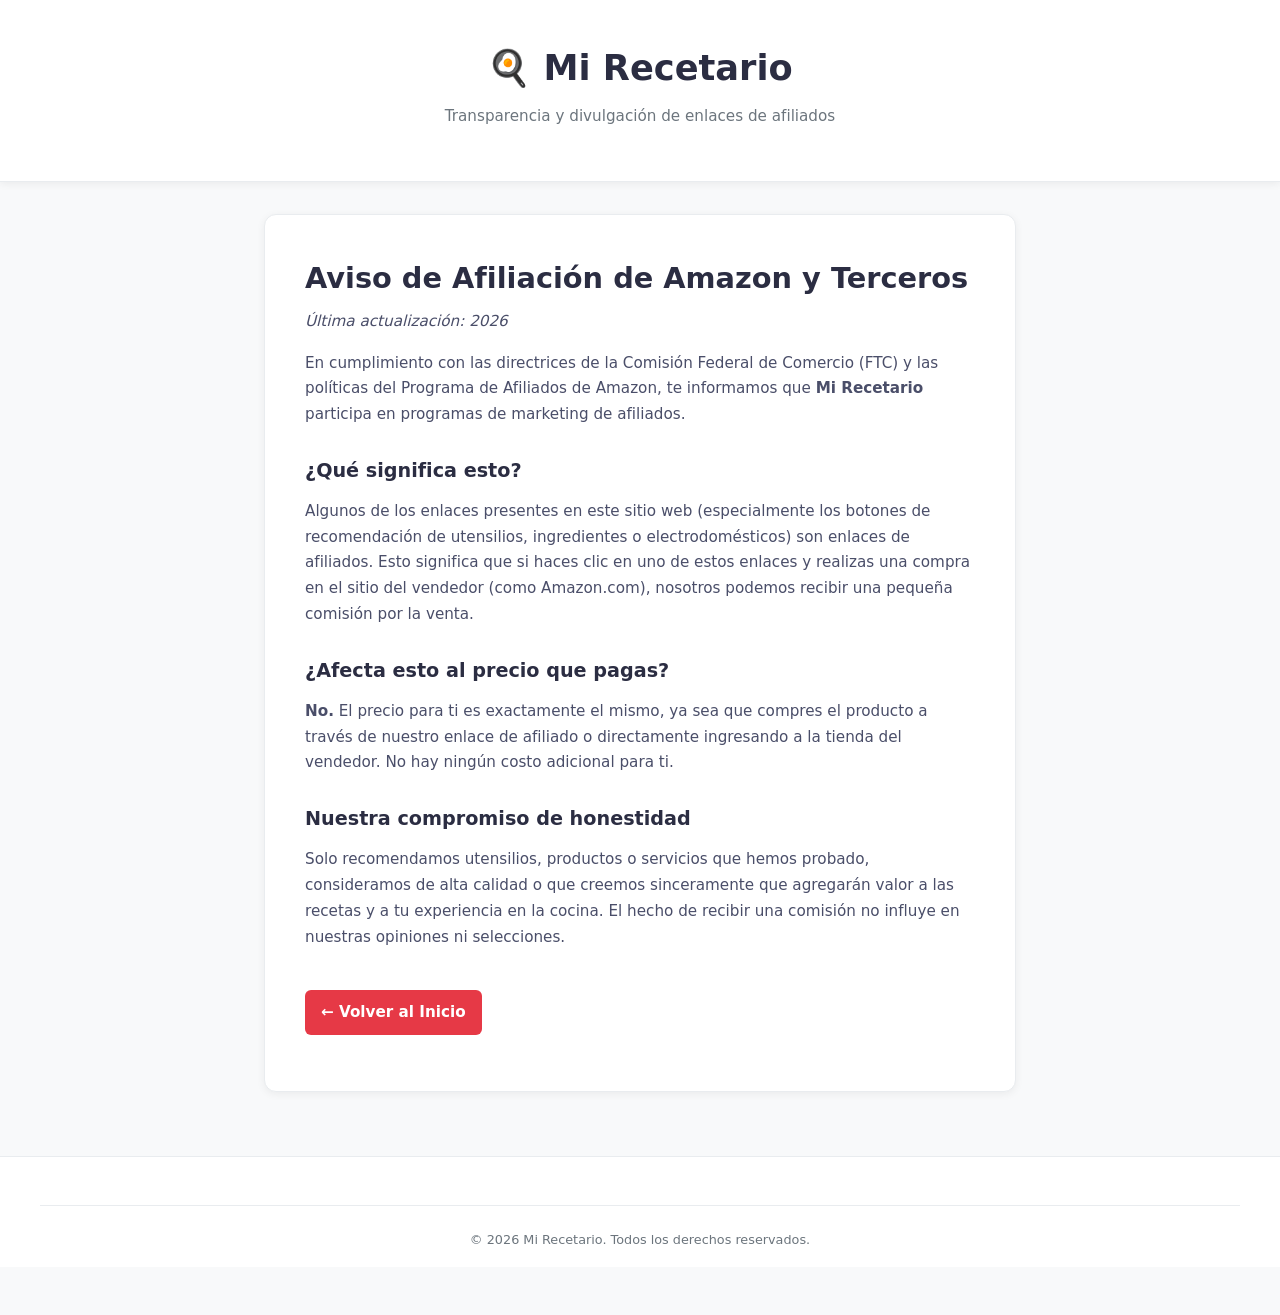
<file: afiliados.html>
<!DOCTYPE html>
<html lang="es">
<head>
  <meta charset="UTF-8">
  <meta name="viewport" content="width=device-width, initial-scale=1.0">
  <title>Aviso de Afiliación | Mi Recetario</title>
  <link rel="stylesheet" href="assets/css/styles.css">
  <link rel="stylesheet" href="https://cdnjs.cloudflare.com/ajax/libs/font-awesome/6.5.1/css/all.min.css">
</head>
<body>

  <header>
    <div class="header-content">
      <h1><a href="index.html" style="text-decoration: none; color: inherit;">🍳 Mi Recetario</a></h1>
      <p class="subtitle">Transparencia y divulgación de enlaces de afiliados</p>
    </div>
  </header>

  <main class="legal-page">
    <article class="legal-content">
      <h2>Aviso de Afiliación de Amazon y Terceros</h2>
      <p><em>Última actualización: 2026</em></p>
      
      <p>En cumplimiento con las directrices de la Comisión Federal de Comercio (FTC) y las políticas del Programa de Afiliados de Amazon, te informamos que <strong>Mi Recetario</strong> participa en programas de marketing de afiliados.</p>

      <h3>¿Qué significa esto?</h3>
      <p>Algunos de los enlaces presentes en este sitio web (especialmente los botones de recomendación de utensilios, ingredientes o electrodomésticos) son enlaces de afiliados. Esto significa que si haces clic en uno de estos enlaces y realizas una compra en el sitio del vendedor (como Amazon.com), nosotros podemos recibir una pequeña comisión por la venta.</p>

      <h3>¿Afecta esto al precio que pagas?</h3>
      <p><strong>No.</strong> El precio para ti es exactamente el mismo, ya sea que compres el producto a través de nuestro enlace de afiliado o directamente ingresando a la tienda del vendedor. No hay ningún costo adicional para ti.</p>

      <h3>Nuestra compromiso de honestidad</h3>
      <p>Solo recomendamos utensilios, productos o servicios que hemos probado, consideramos de alta calidad o que creemos sinceramente que agregarán valor a las recetas y a tu experiencia en la cocina. El hecho de recibir una comisión no influye en nuestras opiniones ni selecciones.</p>

      <p><a href="index.html" class="btn-detail" style="display: inline-block; margin-top: 1.5rem; text-decoration: none;">← Volver al Inicio</a></p>
    </article>
  </main>

  <footer>
    <div class="footer-bottom">
      <p>&copy; 2026 Mi Recetario. Todos los derechos reservados.</p>
    </div>
  </footer>

</body>
</html>
</file>
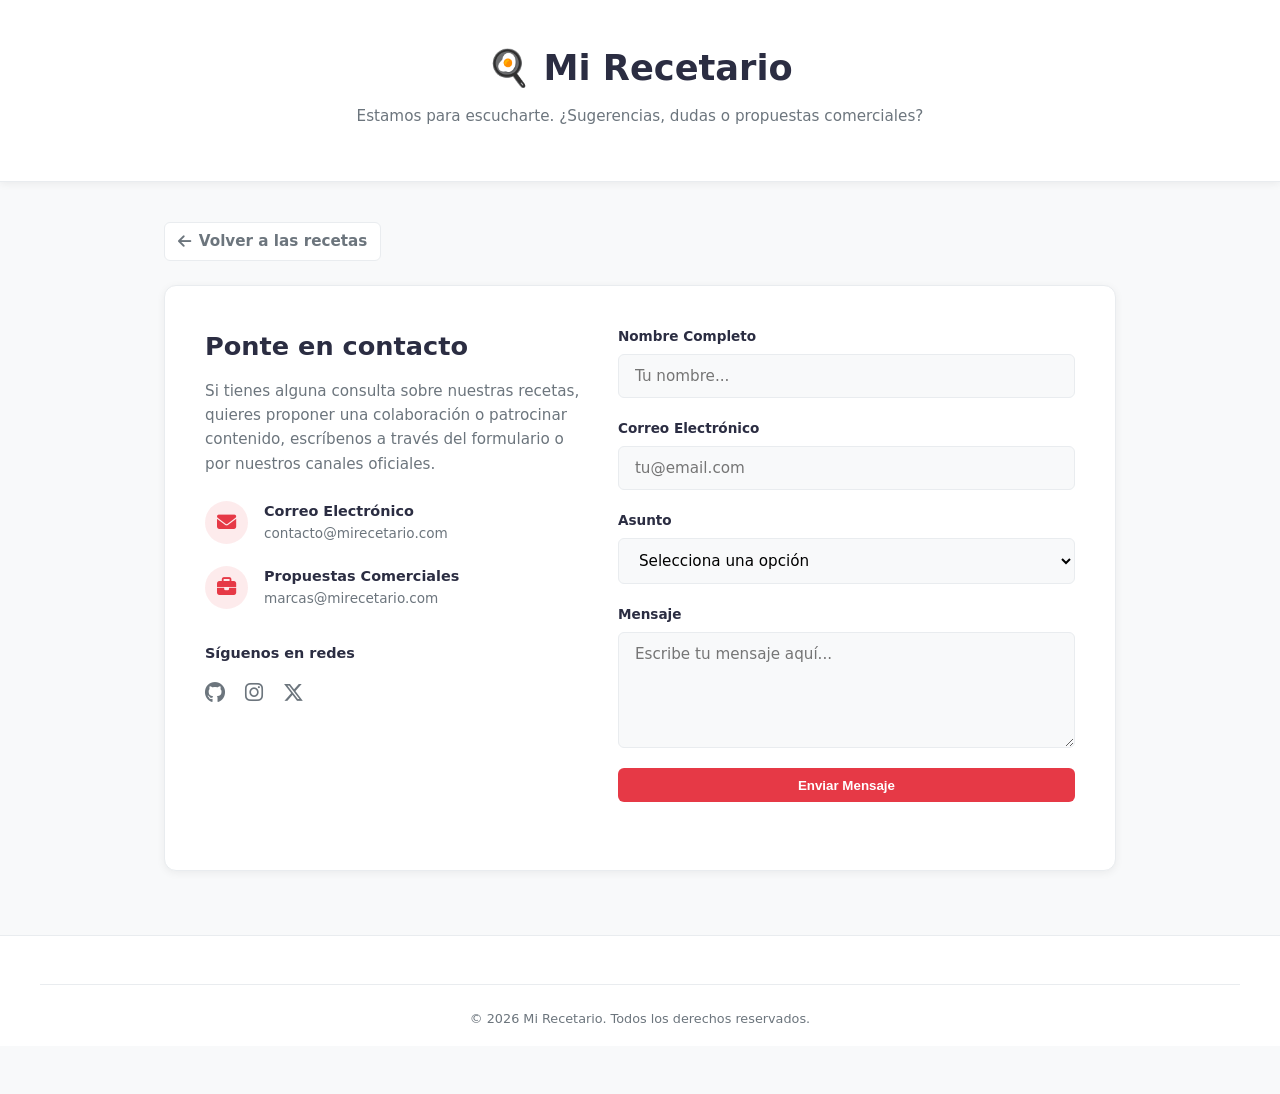
<file: contacto.html>
<!DOCTYPE html>
<html lang="es">
<head>
  <meta charset="UTF-8">
  <meta name="viewport" content="width=device-width, initial-scale=1.0">
  <title>Contacto | Mi Recetario</title>
  <link rel="stylesheet" href="assets/css/styles.css">
  <link rel="stylesheet" href="https://cdnjs.cloudflare.com/ajax/libs/font-awesome/6.5.1/css/all.min.css">
</head>
<body>

  <header>
    <div class="header-content">
      <h1><a href="index.html" style="text-decoration: none; color: inherit;">🍳 Mi Recetario</a></h1>
      <p class="subtitle">Estamos para escucharte. ¿Sugerencias, dudas o propuestas comerciales?</p>
    </div>
  </header>

  <main class="contact-page">
    
    <!-- Botón de retorno al Inicio (Navegación Superior) -->
    <div class="back-navigation">
      <a href="index.html" class="btn-back">
        <i class="fas fa-arrow-left"></i> Volver a las recetas
      </a>
    </div>

    <div class="contact-grid">
      
      <!-- Información de Contacto -->
      <section class="contact-info">
        <h2>Ponte en contacto</h2>
        <p>Si tienes alguna consulta sobre nuestras recetas, quieres proponer una colaboración o patrocinar contenido, escríbenos a través del formulario o por nuestros canales oficiales.</p>
        
        <div class="info-item">
          <i class="fas fa-envelope"></i>
          <div>
            <h4>Correo Electrónico</h4>
            <p>contacto@mirecetario.com</p>
          </div>
        </div>

        <div class="info-item">
          <i class="fas fa-briefcase"></i>
          <div>
            <h4>Propuestas Comerciales</h4>
            <p>marcas@mirecetario.com</p>
          </div>
        </div>

        <div class="social-contact">
          <h4>Síguenos en redes</h4>
          <div class="social-links">
            <a href="https://github.com" target="_blank" rel="noopener noreferrer" aria-label="GitHub"><i class="fab fa-github"></i></a>
            <a href="https://instagram.com" target="_blank" rel="noopener noreferrer" aria-label="Instagram"><i class="fab fa-instagram"></i></a>
            <a href="https://x.com" target="_blank" rel="noopener noreferrer" aria-label="X"><i class="fab fa-x-twitter"></i></a>
          </div>
        </div>
      </section>

      <!-- Formulario de Contacto -->
      <section class="contact-form-wrapper">
        <form id="contact-form" class="contact-form">
          <div class="form-group">
            <label for="name">Nombre Completo</label>
            <input type="text" id="name" name="name" placeholder="Tu nombre..." required>
          </div>

          <div class="form-group">
            <label for="email">Correo Electrónico</label>
            <input type="email" id="email" name="email" placeholder="tu@email.com" required>
          </div>

          <div class="form-group">
            <label for="subject">Asunto</label>
            <select id="subject" name="subject" required>
              <option value="" disabled selected>Selecciona una opción</option>
              <option value="consulta">Consulta de Recetas</option>
              <option value="sugerencia">Sugerencia o Mejora</option>
              <option value="publicidad">Publicidad / Patrocinio</option>
              <option value="otro">Otro</option>
            </select>
          </div>

          <div class="form-group">
            <label for="message">Mensaje</label>
            <textarea id="message" name="message" rows="5" placeholder="Escribe tu mensaje aquí..." required></textarea>
          </div>

          <button type="submit" class="btn-detail" style="width: 100%;">Enviar Mensaje</button>
          <div id="form-feedback" class="form-feedback"></div>
        </form>
      </section>

    </div>
  </main>

  <footer>
    <div class="footer-bottom">
      <p>&copy; 2026 Mi Recetario. Todos los derechos reservados.</p>
    </div>
  </footer>

  <script>
    document.getElementById('contact-form').addEventListener('submit', function(e) {
      e.preventDefault();
      const feedback = document.getElementById('form-feedback');
      feedback.textContent = '¡Gracias por tu mensaje! Te responderemos muy pronto.';
      feedback.style.color = '#2b9348';
      this.reset();
    });
  </script>
</body>
</html>
</file>
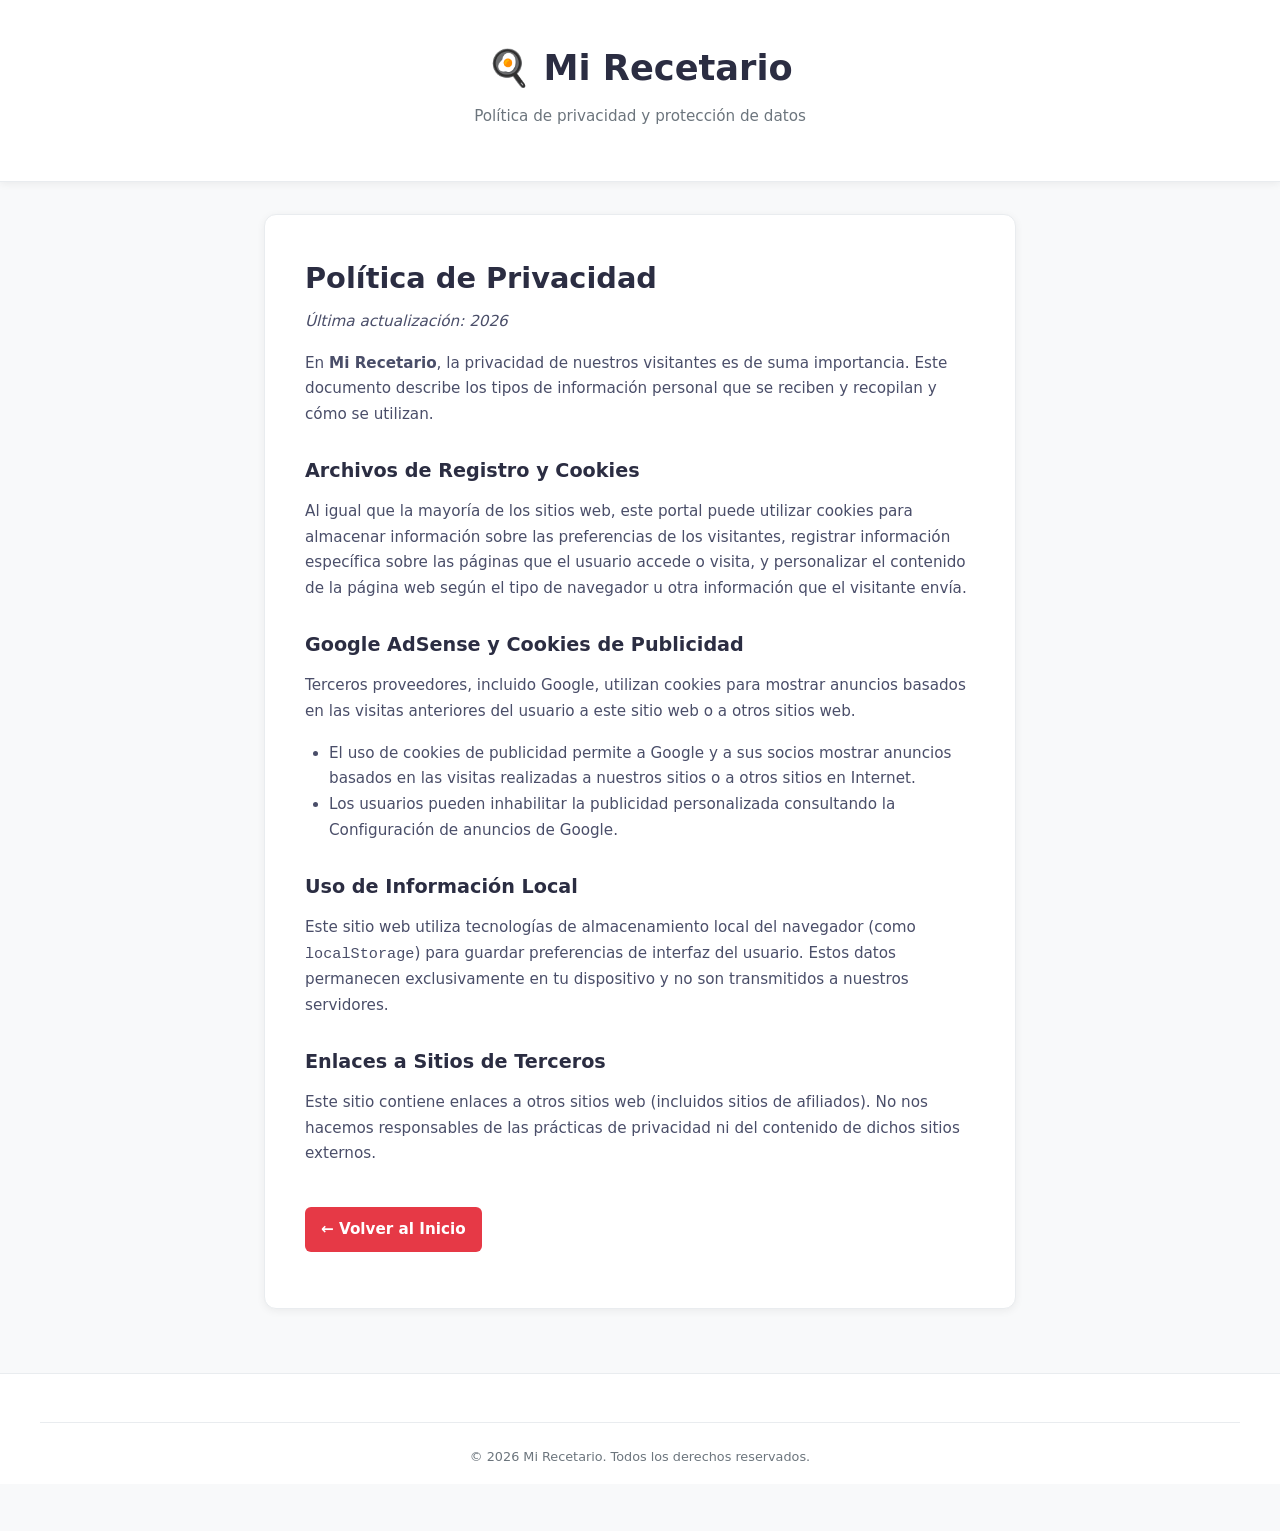
<file: privacidad.html>
<!DOCTYPE html>
<html lang="es">
<head>
  <meta charset="UTF-8">
  <meta name="viewport" content="width=device-width, initial-scale=1.0">
  <title>Política de Privacidad | Mi Recetario</title>
  <link rel="stylesheet" href="assets/css/styles.css">
  <link rel="stylesheet" href="https://cdnjs.cloudflare.com/ajax/libs/font-awesome/6.5.1/css/all.min.css">
</head>
<body>

  <header>
    <div class="header-content">
      <h1><a href="index.html" style="text-decoration: none; color: inherit;">🍳 Mi Recetario</a></h1>
      <p class="subtitle">Política de privacidad y protección de datos</p>
    </div>
  </header>

  <main class="legal-page">
    <article class="legal-content">
      <h2>Política de Privacidad</h2>
      <p><em>Última actualización: 2026</em></p>

      <p>En <strong>Mi Recetario</strong>, la privacidad de nuestros visitantes es de suma importancia. Este documento describe los tipos de información personal que se reciben y recopilan y cómo se utilizan.</p>

      <h3>Archivos de Registro y Cookies</h3>
      <p>Al igual que la mayoría de los sitios web, este portal puede utilizar cookies para almacenar información sobre las preferencias de los visitantes, registrar información específica sobre las páginas que el usuario accede o visita, y personalizar el contenido de la página web según el tipo de navegador u otra información que el visitante envía.</p>

      <h3>Google AdSense y Cookies de Publicidad</h3>
      <p>Terceros proveedores, incluido Google, utilizan cookies para mostrar anuncios basados en las visitas anteriores del usuario a este sitio web o a otros sitios web.</p>
      <ul>
        <li>El uso de cookies de publicidad permite a Google y a sus socios mostrar anuncios basados en las visitas realizadas a nuestros sitios o a otros sitios en Internet.</li>
        <li>Los usuarios pueden inhabilitar la publicidad personalizada consultando la Configuración de anuncios de Google.</li>
      </ul>

      <h3>Uso de Información Local</h3>
      <p>Este sitio web utiliza tecnologías de almacenamiento local del navegador (como <code>localStorage</code>) para guardar preferencias de interfaz del usuario. Estos datos permanecen exclusivamente en tu dispositivo y no son transmitidos a nuestros servidores.</p>

      <h3>Enlaces a Sitios de Terceros</h3>
      <p>Este sitio contiene enlaces a otros sitios web (incluidos sitios de afiliados). No nos hacemos responsables de las prácticas de privacidad ni del contenido de dichos sitios externos.</p>

      <p><a href="index.html" class="btn-detail" style="display: inline-block; margin-top: 1.5rem; text-decoration: none;">← Volver al Inicio</a></p>
    </article>
  </main>

  <footer>
    <div class="footer-bottom">
      <p>&copy; 2026 Mi Recetario. Todos los derechos reservados.</p>
    </div>
  </footer>

</body>
</html>
</file>
<file: assets/css/styles.css>
/* ==========================================================================
   1. VARIABLES & RESET
   ========================================================================== */
:root {
  --primary-color: #e63946;
  --bg-color: #f8f9fa;
  --surface-color: #ffffff;
  --text-main: #2b2d42;
  --text-muted: #6c757d;
  --border-color: #e9ecef;
  --radius-lg: 12px;
  --radius-sm: 6px;
  --shadow-sm: 0 2px 8px rgba(0, 0, 0, 0.06);
  --shadow-hover: 0 8px 20px rgba(0, 0, 0, 0.12);
  --transition: all 0.25s ease;
  --font-family: system-ui, -apple-system, BlinkMacSystemFont, 'Segoe UI', Roboto, sans-serif;
}

* {
  box-sizing: border-box;
  margin: 0;
  padding: 0;
}

body {
  font-family: var(--font-family);
  background-color: var(--bg-color);
  color: var(--text-main);
  line-height: 1.6;
  padding-bottom: 3rem;
}

/* ==========================================================================
   2. HEADER & BÚSQUEDA
   ========================================================================== */
header {
  background-color: var(--surface-color);
  padding: 2.5rem 1.5rem 2rem;
  text-align: center;
  border-bottom: 1px solid var(--border-color);
  box-shadow: var(--shadow-sm);
  margin-bottom: 2rem;
}

header h1 {
  font-size: 2.2rem;
  margin-bottom: 1rem;
  color: var(--text-main);
  display: flex;
  align-items: center;
  justify-content: center;
  gap: 0.5rem;
}

#search-input {
  width: 100%;
  max-width: 480px;
  padding: 0.85rem 1.25rem;
  font-size: 1rem;
  border: 2px solid var(--border-color);
  border-radius: 50px;
  outline: none;
  transition: var(--transition);
  background-color: var(--bg-color);
}

#search-input:focus {
  border-color: var(--primary-color);
  background-color: var(--surface-color);
  box-shadow: 0 0 0 4px rgba(230, 57, 70, 0.15);
}

/* ==========================================================================
   3. CONTENEDOR & GRID DE RECETAS
   ========================================================================== */
main {
  max-width: 1100px;
  margin: 0 auto;
  padding: 0 1.5rem;
}

.recipe-grid {
  display: grid;
  grid-template-columns: repeat(auto-fill, minmax(300px, 1fr));
  gap: 1.75rem;
}

/* ==========================================================================
   4. CARD DE RECETA
   ========================================================================== */
.recipe-card {
  background-color: var(--surface-color);
  border-radius: var(--radius-lg);
  padding: 1.5rem;
  box-shadow: var(--shadow-sm);
  border: 1px solid var(--border-color);
  display: flex;
  flex-direction: column;
  transition: var(--transition);
}

.recipe-card:hover {
  transform: translateY(-4px);
  box-shadow: var(--shadow-hover);
}

.recipe-card h2 {
  font-size: 1.35rem;
  margin-bottom: 0.5rem;
  color: var(--text-main);
}

.badge {
  align-self: flex-start;
  background-color: rgba(230, 57, 70, 0.1);
  color: var(--primary-color);
  font-weight: 600;
  font-size: 0.85rem;
  padding: 0.3rem 0.75rem;
  border-radius: 50px;
  margin-bottom: 1.25rem;
}

.recipe-card h3 {
  font-size: 0.95rem;
  text-transform: uppercase;
  letter-spacing: 0.5px;
  color: var(--text-muted);
  margin-top: 1rem;
  margin-bottom: 0.5rem;
}

.recipe-card ul {
  list-style: none;
  margin-bottom: 0.75rem;
}

.recipe-card ul li {
  font-size: 0.95rem;
  padding: 0.25rem 0;
  position: relative;
  padding-left: 1.2rem;
}

.recipe-card ul li::before {
  content: "•";
  color: var(--primary-color);
  font-weight: bold;
  position: absolute;
  left: 0;
}

.recipe-card p {
  font-size: 0.95rem;
  color: #4a4e69;
}

/* Estado Vacío */
.empty-msg {
  grid-column: 1 / -1;
  text-align: center;
  color: var(--text-muted);
  font-size: 1.1rem;
  padding: 3rem 0;
}

/* Botón de la tarjeta */
.btn-detail {
  margin-top: auto;
  padding: 0.6rem 1rem;
  background-color: var(--primary-color);
  color: white;
  border: none;
  border-radius: var(--radius-sm);
  font-weight: 600;
  cursor: pointer;
  transition: var(--transition);
}

.btn-detail:hover {
  opacity: 0.9;
}

/* Modal Overlay */
.modal-overlay {
  position: fixed;
  top: 0;
  left: 0;
  width: 100vw;
  height: 100vh;
  background: rgba(0, 0, 0, 0.5);
  display: flex;
  align-items: center;
  justify-content: center;
  z-index: 1000;
  padding: 1rem;
}

.modal-content {
  background: white;
  padding: 2rem;
  border-radius: var(--radius-lg);
  max-width: 550px;
  width: 100%;
  max-height: 85vh;
  overflow-y: auto;
  position: relative;
  box-shadow: 0 10px 30px rgba(0,0,0,0.2);
}

.modal-close {
  position: absolute;
  top: 1rem;
  right: 1.2rem;
  background: none;
  border: none;
  font-size: 1.8rem;
  cursor: pointer;
  color: var(--text-muted);
}

.modal-meta {
  color: var(--text-muted);
  margin-bottom: 1rem;
  font-size: 0.9rem;
}

.modal-content ol {
  padding-left: 1.2rem;
}

.modal-content ol li {
  margin-bottom: 0.5rem;
}

/* Subtítulo */
.subtitle {
  color: var(--text-muted);
  font-size: 0.95rem;
  margin-top: -0.5rem;
  margin-bottom: 1.25rem;
}

/* Barra de Categorías */
.category-bar {
  display: flex;
  justify-content: center;
  gap: 0.5rem;
  flex-wrap: wrap;
  margin-top: 1.25rem;
}

.btn-category {
  background-color: var(--bg-color);
  border: 1px solid var(--border-color);
  color: var(--text-main);
  padding: 0.4rem 1rem;
  border-radius: 50px;
  font-size: 0.9rem;
  cursor: pointer;
  transition: var(--transition);
}

.btn-category:hover, .btn-category.active {
  background-color: var(--primary-color);
  color: white;
  border-color: var(--primary-color);
}

/* Imagen en la Tarjeta */
.card-image-wrapper {
  position: relative;
  width: 100%;
  height: 180px;
  overflow: hidden;
  border-top-left-radius: var(--radius-lg);
  border-top-right-radius: var(--radius-lg);
  margin: -1.5rem -1.5rem 1rem -1.5rem;
  width: calc(100% + 3rem);
}

.card-image-wrapper img {
  width: 100%;
  height: 100%;
  object-fit: cover;
  transition: var(--transition);
}

.recipe-card:hover .card-image-wrapper img {
  transform: scale(1.05);
}

.badge-category {
  position: absolute;
  top: 0.75rem;
  right: 0.75rem;
  background-color: rgba(0, 0, 0, 0.65);
  color: white;
  font-size: 0.75rem;
  padding: 0.25rem 0.6rem;
  border-radius: 50px;
  backdrop-filter: blur(4px);
}

.badge-time {
  display: inline-block;
  color: var(--primary-color);
  font-weight: 600;
  font-size: 0.85rem;
  margin-bottom: 0.75rem;
}

/* Imagen dentro del Modal */
.modal-image {
  width: 100%;
  height: 220px;
  object-fit: cover;
  border-radius: var(--radius-sm);
  margin-bottom: 1rem;
}

/* Footer */
footer {
  text-align: center;
  padding: 2rem 1rem 0;
  color: var(--text-muted);
  font-size: 0.85rem;
  border-top: 1px solid var(--border-color);
  margin-top: 3rem;
}

.footer-content {
  display: flex;
  flex-direction: column;
  align-items: center;
  gap: 0.75rem;
}

.social-links {
  display: flex;
  gap: 1.25rem;
}

.social-links a {
  color: var(--text-muted);
  font-size: 1.3rem;
  transition: var(--transition);
}

.social-links a:hover {
  color: var(--primary-color);
  transform: translateY(-2px);
}

/* ==========================================================================
   LAYOUT PRINCIPAL CON SIDEBAR (GRID DE 2 COLUMNAS)
   ========================================================================== */
.layout-container {
  max-width: 1200px;
  margin: 0 auto;
  padding: 0 1.5rem;
  display: grid;
  grid-template-columns: 1fr; /* Por defecto 1 columna para móviles */
  gap: 2rem;
}

/* En pantallas de escritorio (computadoras/tablets grandes) */
@media (min-width: 900px) {
  .layout-container {
    grid-template-columns: 1fr 320px; /* Recetas toma el resto, Sidebar 320px fijos */
  }
}

/* ==========================================================================
   BANNERS PUBLICITARIOS (ADSENSE & PLACEHOLDERS)
   ========================================================================== */
.ad-container {
  max-width: 1200px;
  margin: 0 auto 2rem;
  padding: 0 1.5rem;
}

.ad-placeholder {
  background-color: #f1f3f5;
  border: 2px dashed #ced4da;
  border-radius: var(--radius-sm);
  min-height: 90px;
  display: flex;
  flex-direction: column;
  align-items: center;
  justify-content: center;
  color: var(--text-muted);
  font-size: 0.85rem;
  text-align: center;
}

.ad-label {
  font-size: 0.65rem;
  letter-spacing: 1px;
  font-weight: 700;
  color: #adb5bd;
  margin-bottom: 0.25rem;
}

/* ==========================================================================
   SIDEBAR & WIDGETS DE AFILIADOS
   ========================================================================== */
.sidebar {
  display: flex;
  flex-direction: column;
  gap: 1.5rem;
}

.widget-box {
  background-color: var(--surface-color);
  border: 1px solid var(--border-color);
  border-radius: var(--radius-lg);
  padding: 1.25rem;
  box-shadow: var(--shadow-sm);
}

/* Widget de Afiliado */
.affiliate-widget {
  position: relative;
  text-align: center;
}

.badge-recom {
  position: absolute;
  top: 1rem;
  left: 1rem;
  background-color: #2b2d42;
  color: #fff;
  font-size: 0.7rem;
  padding: 0.2rem 0.5rem;
  border-radius: 4px;
  font-weight: 600;
}

.affiliate-widget h3 {
  font-size: 1.1rem;
  margin-top: 1.5rem;
  margin-bottom: 0.75rem;
}

.affiliate-img {
  width: 100%;
  height: 160px;
  object-fit: cover;
  border-radius: var(--radius-sm);
  margin-bottom: 0.75rem;
}

.affiliate-widget h4 {
  font-size: 0.95rem;
  color: var(--text-main);
  margin-bottom: 0.5rem;
}

.affiliate-widget p {
  font-size: 0.85rem;
  color: var(--text-muted);
  margin-bottom: 1rem;
}

.btn-affiliate {
  display: inline-block;
  width: 100%;
  background-color: #ff9900; /* Color característico de botones de compra/Amazon */
  color: #fff;
  padding: 0.65rem 1rem;
  border-radius: var(--radius-sm);
  font-weight: 700;
  font-size: 0.9rem;
  text-decoration: none;
  transition: var(--transition);
}

.btn-affiliate:hover {
  background-color: #e68a00;
}

/* Placeholder AdSense Sidebar */
.ad-placeholder-sidebar {
  background-color: #f1f3f5;
  border: 2px dashed #ced4da;
  border-radius: var(--radius-sm);
  min-height: 250px;
  display: flex;
  flex-direction: column;
  align-items: center;
  justify-content: center;
  color: var(--text-muted);
  font-size: 0.85rem;
  text-align: center;
}

/* Widget Newsletter */
.newsletter-widget h3 {
  font-size: 1.05rem;
  margin-bottom: 0.5rem;
}

.newsletter-widget p {
  font-size: 0.85rem;
  color: var(--text-muted);
  margin-bottom: 1rem;
}

.newsletter-input {
  width: 100%;
  padding: 0.6rem;
  border: 1px solid var(--border-color);
  border-radius: var(--radius-sm);
  margin-bottom: 0.5rem;
  font-size: 0.9rem;
}

.btn-newsletter {
  width: 100%;
  padding: 0.6rem;
  background-color: var(--primary-color);
  color: white;
  border: none;
  border-radius: var(--radius-sm);
  font-weight: 600;
  cursor: pointer;
}

/* ==========================================================================
   SECCIÓN DE BIENVENIDA (SEO HOME TEXT)
   ========================================================================== */
/* .welcome-section {
  max-width: 1200px;
  margin: 0 auto 2rem;
  padding: 0 1.5rem;
}

.welcome-content {
  background-color: var(--surface-color);
  border: 1px solid var(--border-color);
  border-radius: var(--radius-lg);
  padding: 1.5rem 2rem;
  text-align: center;
  box-shadow: var(--shadow-sm);
}

.welcome-content h2 {
  font-size: 1.4rem;
  color: var(--text-main);
  margin-bottom: 0.5rem;
}

.welcome-content p {
  color: var(--text-muted);
  font-size: 0.95rem;
  max-width: 800px;
  margin: 0 auto;
  line-height: 1.6;
} */

/* ==========================================================================
   SECCIÓN DE BIENVENIDA (HERO BANNER RENOVADO)
   ========================================================================== */
.welcome-section {
  max-width: 1200px;
  margin: 0 auto 2.5rem;
  padding: 0 1.5rem;
}

.welcome-card {
  position: relative;
  background: linear-gradient(135deg, #ffffff 0%, #fff8f0 100%);
  border: 1px solid #ffe3d1;
  border-left: 5px solid var(--primary-color, #e63946);
  border-radius: var(--radius-lg, 12px);
  padding: 2.5rem 2rem;
  box-shadow: 0 10px 25px -5px rgba(0, 0, 0, 0.05);
  text-align: center;
  overflow: hidden;
}

/* Insignia superior */
.welcome-badge {
  display: inline-flex;
  align-items: center;
  gap: 0.5rem;
  background-color: rgba(230, 57, 70, 0.1);
  color: var(--primary-color, #e63946);
  font-size: 0.75rem;
  font-weight: 700;
  text-transform: uppercase;
  letter-spacing: 1px;
  padding: 0.35rem 0.85rem;
  border-radius: 20px;
  margin-bottom: 1rem;
}

.welcome-card h2 {
  font-size: 1.8rem;
  color: var(--text-main, #2b2d42);
  margin-bottom: 0.75rem;
  font-weight: 800;
}

.welcome-lead {
  color: var(--text-muted, #4a4e69);
  font-size: 1rem;
  max-width: 750px;
  margin: 0 auto 1.5rem;
  line-height: 1.6;
}

/* Bloques de preguntas / características */
.welcome-features {
  display: flex;
  flex-wrap: wrap;
  justify-content: center;
  gap: 1rem;
  margin-bottom: 2rem;
}

.feature-item {
  display: flex;
  align-items: center;
  gap: 0.6rem;
  background-color: #ffffff;
  border: 1px solid var(--border-color, #edf2f4);
  padding: 0.6rem 1.2rem;
  border-radius: 30px;
  font-size: 0.9rem;
  font-weight: 600;
  color: #2b2d42;
  box-shadow: 0 2px 5px rgba(0, 0, 0, 0.03);
}

.feature-item i {
  color: #f77f00;
}

/* Botón de Llamada a la Acción (CTA) */
.welcome-cta {
  display: inline-flex;
  align-items: center;
  gap: 0.6rem;
  background-color: var(--primary-color, #e63946);
  color: #ffffff;
  padding: 0.8rem 1.8rem;
  border-radius: 30px;
  font-weight: 700;
  font-size: 0.95rem;
  text-decoration: none;
  transition: transform 0.2s ease, box-shadow 0.2s ease, background-color 0.2s ease;
  box-shadow: 0 4px 12px rgba(230, 57, 70, 0.3);
}

.welcome-cta:hover {
  background-color: #d62828;
  transform: translateY(-2px);
  box-shadow: 0 6px 16px rgba(230, 57, 70, 0.4);
}

/* Estado oculto para la sección de bienvenida */
.welcome-section.hidden {
  display: none !important;
}

/* Adaptación para pantallas pequeñas (móviles) */
@media (max-width: 600px) {
  .welcome-card {
    padding: 1.75rem 1.25rem;
  }
  .welcome-card h2 {
    font-size: 1.4rem;
  }
  .feature-item {
    width: 100%;
    justify-content: center;
  }
}

/* ==========================================================================
   FOOTER MEJORADO Y ELEGANTE
   ========================================================================== */
footer {
  background-color: var(--surface-color);
  border-top: 1px solid var(--border-color);
  margin-top: 4rem;
  padding: 3rem 1.5rem 1rem;
}

.footer-container {
  max-width: 1200px;
  margin: 0 auto;
  display: grid;
  grid-template-columns: repeat(auto-fit, minmax(200px, 1fr));
  gap: 2.5rem;
  margin-bottom: 2rem;
}

.footer-brand h3 {
  font-size: 1.2rem;
  margin-bottom: 0.75rem;
}

.footer-brand p {
  font-size: 0.85rem;
  color: var(--text-muted);
  line-height: 1.5;
}

.footer-links h4, 
.footer-legal h4, 
.footer-social h4 {
  font-size: 0.95rem;
  margin-bottom: 1rem;
  text-transform: uppercase;
  letter-spacing: 0.5px;
  color: var(--text-main);
}

.footer-links ul, 
.footer-legal ul {
  list-style: none;
}

.footer-links li, 
.footer-legal li {
  margin-bottom: 0.5rem;
}

.footer-links a, 
.footer-legal a {
  color: var(--text-muted);
  text-decoration: none;
  font-size: 0.85rem;
  transition: var(--transition);
}

.footer-links a:hover, 
.footer-legal a:hover {
  color: var(--primary-color);
}

.footer-bottom {
  max-width: 1200px;
  margin: 0 auto;
  padding-top: 1.5rem;
  border-top: 1px solid var(--border-color);
  text-align: center;
  font-size: 0.8rem;
  color: var(--text-muted);
}

/* ==========================================================================
   PÁGINAS LEGALES (AFILIADOS Y PRIVACIDAD)
   ========================================================================== */
.legal-page {
  max-width: 800px;
  margin: 2rem auto;
  padding: 0 1.5rem;
}

.legal-content {
  background-color: var(--surface-color);
  border: 1px solid var(--border-color);
  border-radius: var(--radius-lg);
  padding: 2.5rem;
  box-shadow: var(--shadow-sm);
}

.legal-content h2 {
  font-size: 1.8rem;
  margin-bottom: 0.5rem;
  color: var(--text-main);
}

.legal-content h3 {
  font-size: 1.2rem;
  margin-top: 1.75rem;
  margin-bottom: 0.75rem;
  color: var(--text-main);
}

.legal-content p, .legal-content ul {
  font-size: 0.95rem;
  color: #4a4e69;
  line-height: 1.7;
  margin-bottom: 1rem;
}

.legal-content ul {
  padding-left: 1.5rem;
}

/* ==========================================================================
   PÁGINA DE CONTACTO
   ========================================================================== */
.contact-page {
  max-width: 1000px;
  margin: 2.5rem auto;
  padding: 0 1.5rem;
}

.contact-grid {
  display: grid;
  grid-template-columns: 1fr;
  gap: 2rem;
  background-color: var(--surface-color);
  border: 1px solid var(--border-color);
  border-radius: var(--radius-lg);
  padding: 2.5rem;
  box-shadow: var(--shadow-sm);
}

@media (min-width: 768px) {
  .contact-grid {
    grid-template-columns: 1fr 1.2fr;
  }
}

.contact-info h2 {
  font-size: 1.6rem;
  margin-bottom: 0.75rem;
}

.contact-info p {
  color: var(--text-muted);
  font-size: 0.95rem;
  margin-bottom: 1.5rem;
  line-height: 1.6;
}

.info-item {
  display: flex;
  align-items: center;
  gap: 1rem;
  margin-bottom: 1.25rem;
}

.info-item i {
  font-size: 1.2rem;
  color: var(--primary-color);
  background-color: rgba(230, 57, 70, 0.1);
  padding: 0.75rem;
  border-radius: 50%;
}

.info-item h4 {
  font-size: 0.9rem;
  color: var(--text-main);
}

.info-item p {
  margin: 0;
  font-size: 0.85rem;
}

.social-contact {
  margin-top: 2rem;
}

.social-contact h4 {
  font-size: 0.9rem;
  margin-bottom: 0.75rem;
}

/* Formulario */
.contact-form {
  display: flex;
  flex-direction: column;
  gap: 1.25rem;
}

.form-group {
  display: flex;
  flex-direction: column;
  gap: 0.4rem;
}

.form-group label {
  font-size: 0.85rem;
  font-weight: 600;
  color: var(--text-main);
}

.form-group input,
.form-group select,
.form-group textarea {
  padding: 0.75rem 1rem;
  border: 1px solid var(--border-color);
  border-radius: var(--radius-sm);
  font-size: 0.95rem;
  font-family: inherit;
  outline: none;
  transition: var(--transition);
  background-color: var(--bg-color);
}

.form-group input:focus,
.form-group select:focus,
.form-group textarea:focus {
  border-color: var(--primary-color);
  background-color: var(--surface-color);
}

.form-feedback {
  font-size: 0.9rem;
  font-weight: 600;
  margin-top: 0.5rem;
  text-align: center;
}

/* Botón de retorno/navegación atrás */
.back-navigation {
  margin-bottom: 1.5rem;
}

.btn-back {
  display: inline-flex;
  align-items: center;
  gap: 0.5rem;
  color: var(--text-muted);
  text-decoration: none;
  font-size: 0.95rem;
  font-weight: 600;
  transition: var(--transition);
  padding: 0.4rem 0.8rem;
  border-radius: var(--radius-sm);
  background-color: var(--surface-color);
  border: 1px solid var(--border-color);
}

.btn-back:hover {
  color: var(--primary-color);
  border-color: var(--primary-color);
  transform: translateX(-3px);
}

/* ==========================================================================
   FICHA TÉCNICA DE LA RECETA
   ========================================================================== */
/* ==========================================================================
   FICHA TÉCNICA (DENTRO DEL MODAL) - AJUSTE SIN DESBORDAMIENTO
   ========================================================================== */
.recipe-sheet {
  background-color: var(--bg-color, #f8f9fa);
  border: 1px solid var(--border-color, #edf2f4);
  border-radius: var(--radius-md, 10px);
  padding: 1rem 1.25rem;
  margin: 1rem 0 1.5rem;
  box-sizing: border-box;
  width: 100%;
}

.sheet-title {
  font-size: 0.9rem;
  font-weight: 700;
  text-transform: uppercase;
  letter-spacing: 0.5px;
  color: var(--primary-color, #e63946);
  margin-bottom: 0.75rem;
  display: flex;
  align-items: center;
  gap: 0.5rem;
  border-bottom: 1px solid var(--border-color, #e0e0e0);
  padding-bottom: 0.4rem;
}

/* Grilla segura de 2 columnas que no rompe el modal */
.sheet-grid {
  display: grid;
  grid-template-columns: repeat(2, minmax(0, 1fr));
  gap: 0.75rem;
}

.sheet-item {
  display: flex;
  align-items: center;
  gap: 0.6rem;
  background-color: #ffffff;
  border: 1px solid var(--border-color, #edf2f4);
  padding: 0.5rem 0.75rem;
  border-radius: var(--radius-sm, 6px);
  box-sizing: border-box;
  overflow: hidden; /* Evita que contenido largo rompa la tarjeta */
}

.sheet-item i {
  font-size: 1rem;
  color: #f77f00;
  flex-shrink: 0; /* Mantiene el ícono intacto */
}

.sheet-item div {
  display: flex;
  flex-direction: column;
  min-width: 0; /* Permite que el texto trunque si es muy largo */
}

.sheet-label {
  font-size: 0.7rem;
  color: var(--text-muted, #6c757d);
  text-transform: uppercase;
  font-weight: 600;
  line-height: 1.2;
}

.sheet-value {
  font-size: 0.82rem;
  color: var(--text-main, #2b2d42);
  white-space: nowrap;
  overflow: hidden;
  text-overflow: ellipsis; /* Añade '...' si el texto de origen es gigante */
}

/* Ajuste para el origen cuando ocupa las dos columnas */
.sheet-full-width {
  grid-column: span 2;
}

.sheet-title {
  font-size: 0.95rem;
  font-weight: 700;
  text-transform: uppercase;
  letter-spacing: 0.5px;
  color: var(--primary-color, #e63946);
  margin-bottom: 0.85rem;
  display: flex;
  align-items: center;
  gap: 0.5rem;
  border-bottom: 1px solid var(--border-color, #edf2f4);
  padding-bottom: 0.4rem;
}

/* ==========================================================================
   ESPACIADO MEJORADO PARA INGREDIENTES E INSTRUCCIONES
   ========================================================================== */

/* Títulos dentro de la modal (Ingredientes e Instrucciones) */
.modal-content h3 {
  margin-top: 1.75rem;
  margin-bottom: 0.85rem;
  font-size: 1.15rem;
  color: var(--text-main, #2b2d42);
  border-bottom: 2px solid var(--border-color, #edf2f4);
  padding-bottom: 0.4rem;
}

/* Sección de Ingredientes (Lista no ordenada) */
.modal-content ul {
  padding-left: 1.5rem;
  margin-bottom: 1.5rem;
}

.modal-content ul li {
  padding: 0.4rem 0.25rem; /* Más área de toque y separación entre ingredientes */
  line-height: 1.5;
  color: var(--text-muted, #4a4e69);
  border-bottom: 1px dashed var(--border-color, #f0f0f0);
}

.modal-content ul li:last-child {
  border-bottom: none;
}

/* Sección de Instrucciones (Lista ordenada) */
.modal-content ol {
  padding-left: 1.5rem;
  margin-bottom: 1.5rem;
}

.modal-content ol li {
  padding: 0.5rem 0.25rem;
  line-height: 1.6;
  color: var(--text-muted, #4a4e69);
}

/* ==========================================================================
   ESPACIADO COMPACTO PARA INGREDIENTES E INSTRUCCIONES
   ========================================================================== */

/* Títulos de sección dentro del Modal */
.modal-content h3 {
  margin-top: 1.25rem;
  margin-bottom: 0.4rem; /* Reducido para acercar el título a la lista */
  font-size: 1.1rem;
  color: var(--text-main, #2b2d42);
  border-bottom: 2px solid var(--border-color, #edf2f4);
  padding-bottom: 0.25rem;
}

/* Listas de Ingredientes (ul) e Instrucciones (ol) */
.modal-content ul,
.modal-content ol {
  margin-top: 0;         /* Elimina el margen superior predeterminado */
  margin-bottom: 1rem;   /* Espacio ligero antes de la siguiente sección */
  padding-left: 1.25rem; /* Ajusta la sangría de los viñetas/números */
}

/* Cada ítem de ingrediente */
.modal-content ul li {
  padding: 0.2rem 0;     /* Espaciado vertical compacto */
  line-height: 1.4;
  color: var(--text-muted, #4a4e69);
  border-bottom: 1px dashed var(--border-color, #f0f0f0);
}

.modal-content ul li:last-child {
  border-bottom: none;
}

/* Cada paso de instrucción */
.modal-content ol li {
  padding: 0.25rem 0;
  line-height: 1.5;
  color: var(--text-muted, #4a4e69);
}
</file>
